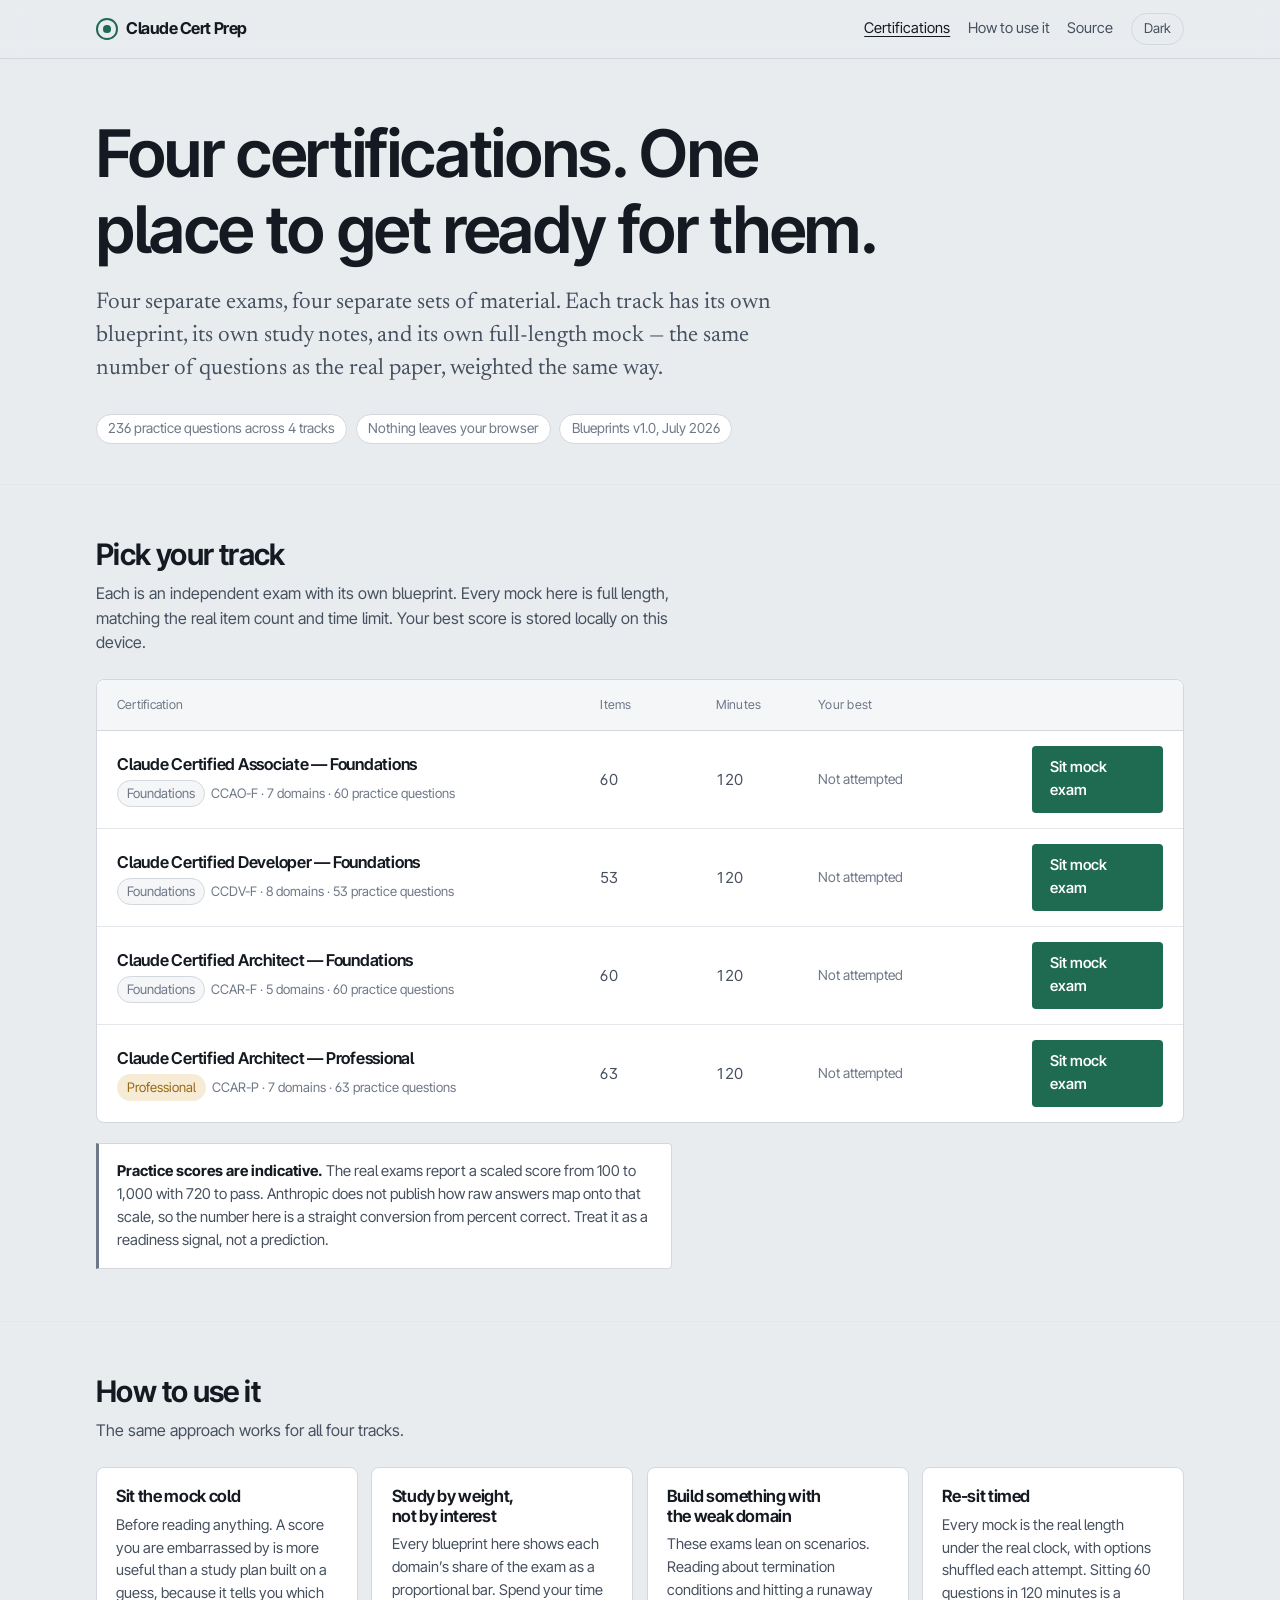
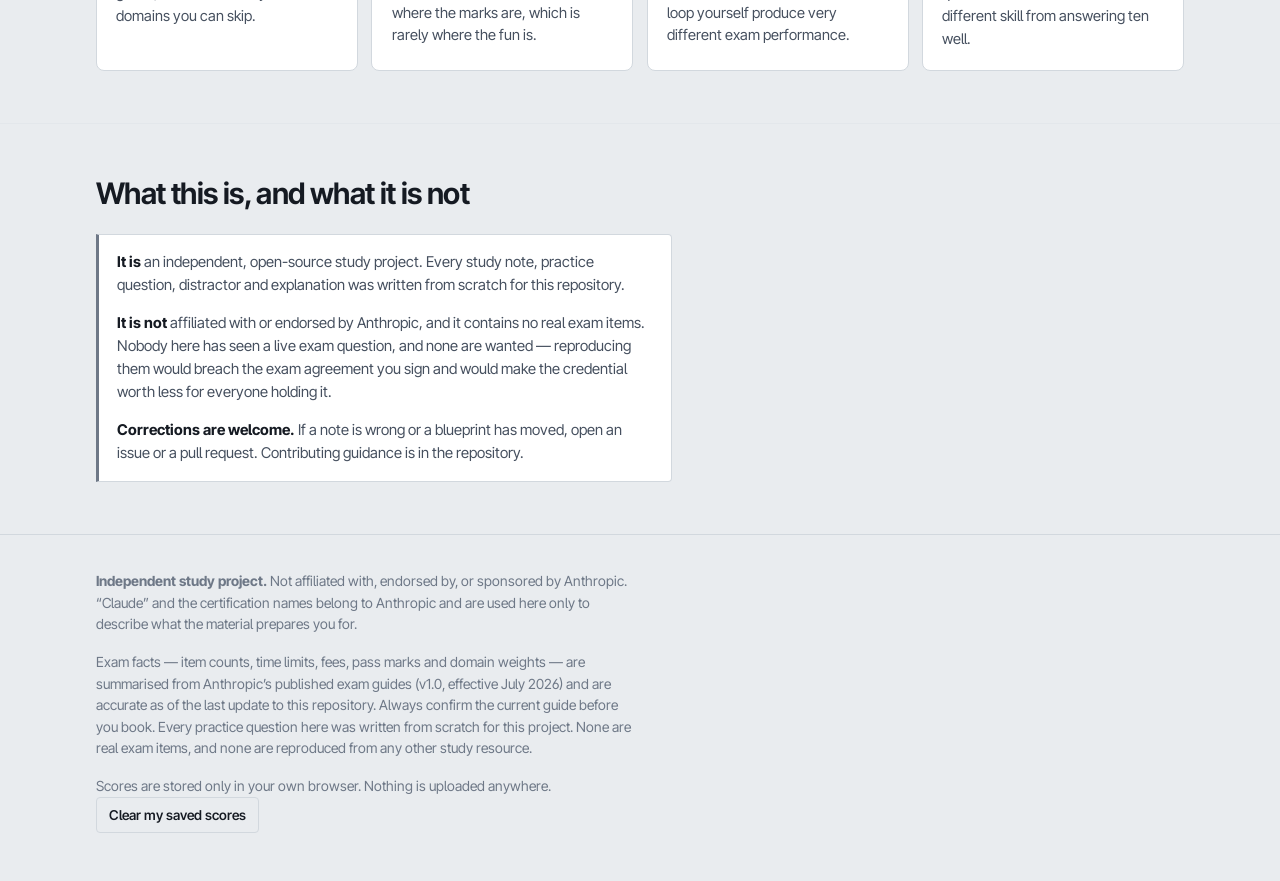
<file: index.html>
<!DOCTYPE html>
<html lang="en">
<head>
<meta charset="utf-8">
<meta name="viewport" content="width=device-width, initial-scale=1, viewport-fit=cover">
<title>Claude Cert Prep — free study guides and mock exams for all four Claude certifications</title>
<meta name="description" content="Open-source study guides and timed mock exams for the four Claude certifications: Associate Foundations, Developer Foundations, Architect Foundations and Architect Professional. Free, no sign-up, nothing stored on a server.">
<link rel="preconnect" href="https://fonts.googleapis.com">
<link rel="preconnect" href="https://fonts.gstatic.com" crossorigin>
<link href="https://fonts.googleapis.com/css2?family=Inter+Tight:wght@400;500;560;600;640;680&family=Newsreader:opsz,wght@6..72,400;6..72,500;6..72,600&family=JetBrains+Mono:wght@400;500&display=swap" rel="stylesheet">
<link rel="stylesheet" href="assets/css/app.css">
</head>
<body>
<a class="skip" href="#main">Skip to content</a>
<header class="masthead" data-masthead></header>

<main id="main">

  <section class="hero">
    <div class="shell">
      <h1>Four certifications. One place to get ready for them.</h1>
      <p class="hero__lede">Four separate exams, four separate sets of material. Each track has its own blueprint, its own study notes, and its own full-length mock &mdash; the same number of questions as the real paper, weighted the same way.</p>
      <div class="hero__meta">
        <span id="stat-questions">Loading question bank</span>
        <span>Nothing leaves your browser</span>
        <span>Blueprints v1.0, July 2026</span>
      </div>
    </div>
  </section>

  <section>
    <div class="shell">
      <div class="sectionhead">
        <h2>Pick your track</h2>
        <p>Each is an independent exam with its own blueprint. Every mock here is full length, matching the real item count and time limit. Your best score is stored locally on this device.</p>
      </div>
      <div class="board" id="board">
        <div class="board__head">
          <div>Certification</div>
          <div>Items</div>
          <div>Minutes</div>
          <div>Your best</div>
          <div><span class="visually-hidden">Actions</span></div>
        </div>
      </div>
      <p class="callout" style="margin-top:1.25rem">
        <strong>Practice scores are indicative.</strong> The real exams report a scaled score from 100 to 1,000 with 720 to pass.
        Anthropic does not publish how raw answers map onto that scale, so the number here is a straight conversion from percent correct. Treat it as a readiness signal, not a prediction.
      </p>
    </div>
  </section>

  <section id="how">
    <div class="shell">
      <div class="sectionhead">
        <h2>How to use it</h2>
        <p>The same approach works for all four tracks.</p>
      </div>
      <div class="cardgrid">
        <div class="card">
          <h3>Sit the mock cold</h3>
          <p>Before reading anything. A score you are embarrassed by is more useful than a study plan built on a guess, because it tells you which domains you can skip.</p>
        </div>
        <div class="card">
          <h3>Study by weight, not by interest</h3>
          <p>Every blueprint here shows each domain&rsquo;s share of the exam as a proportional bar. Spend your time where the marks are, which is rarely where the fun is.</p>
        </div>
        <div class="card">
          <h3>Build something with the weak domain</h3>
          <p>These exams lean on scenarios. Reading about termination conditions and hitting a runaway loop yourself produce very different exam performance.</p>
        </div>
        <div class="card">
          <h3>Re-sit timed</h3>
          <p>Every mock is the real length under the real clock, with options shuffled each attempt. Sitting 60 questions in 120 minutes is a different skill from answering ten well.</p>
        </div>
      </div>
    </div>
  </section>

  <section>
    <div class="shell">
      <div class="sectionhead">
        <h2>What this is, and what it is not</h2>
      </div>
      <div class="callout stack" style="--gap:.9rem">
        <p><strong>It is</strong> an independent, open-source study project. Every study note, practice question, distractor and explanation was written from scratch for this repository.</p>
        <p><strong>It is not</strong> affiliated with or endorsed by Anthropic, and it contains no real exam items. Nobody here has seen a live exam question, and none are wanted — reproducing them would breach the exam agreement you sign and would make the credential worth less for everyone holding it.</p>
        <p><strong>Corrections are welcome.</strong> If a note is wrong or a blueprint has moved, open an issue or a pull request. Contributing guidance is in the repository.</p>
      </div>
    </div>
  </section>

</main>

<footer class="sitefoot" data-sitefoot></footer>

<script src="assets/js/app.js"></script>
<script src="data/ccao-f.js"></script>
<script src="data/ccdv-f.js"></script>
<script src="data/ccar-f.js"></script>
<script src="data/ccar-p.js"></script>
<script src="assets/js/home.js"></script>
</body>
</html>
</file>
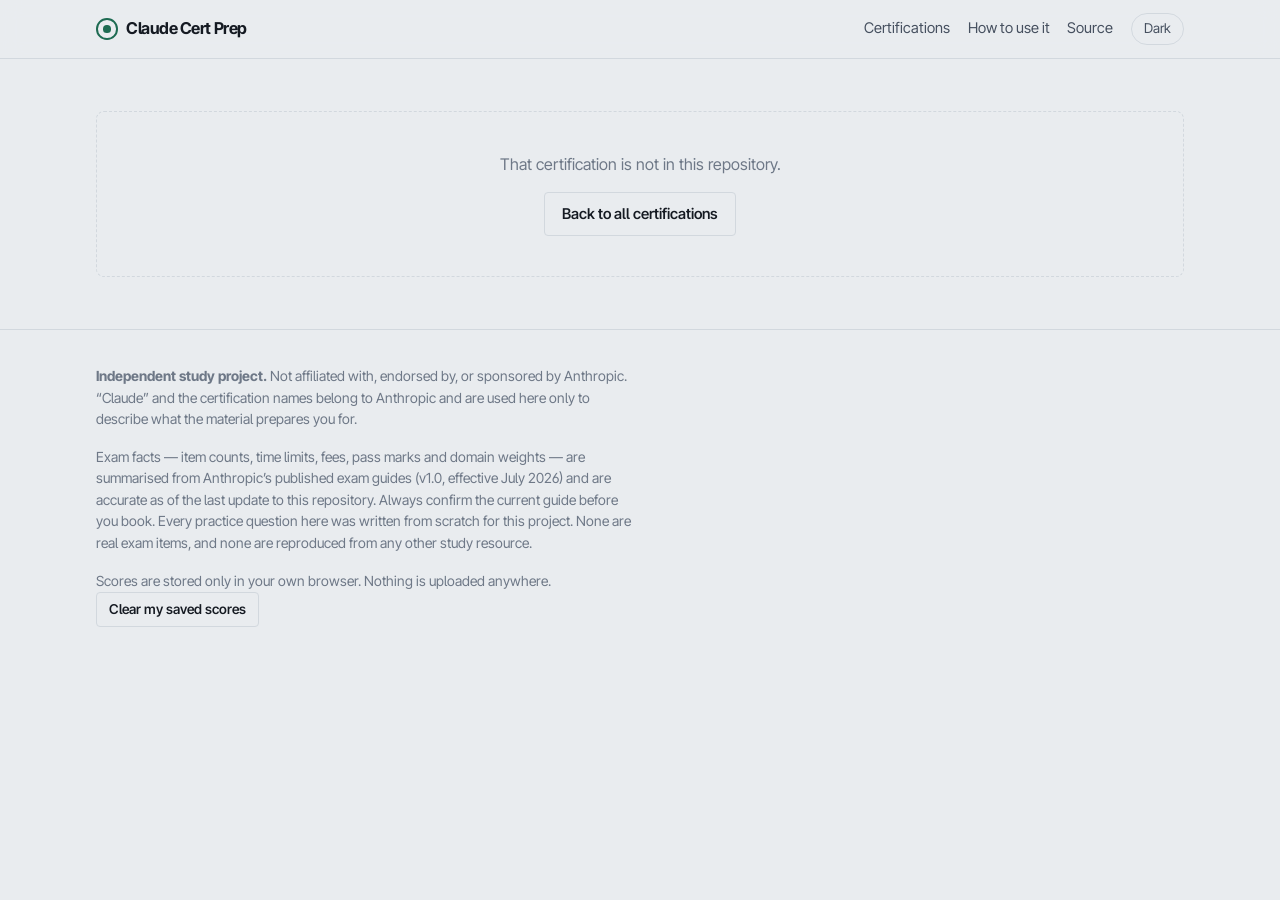
<file: cert.html>
<!DOCTYPE html>
<html lang="en">
<head>
<meta charset="utf-8">
<meta name="viewport" content="width=device-width, initial-scale=1, viewport-fit=cover">
<title>Certification blueprint — Claude Cert Prep</title>
<meta name="description" content="Domain blueprint, weights, study notes and common traps for a Claude certification exam, with a timed mock exam.">
<link rel="preconnect" href="https://fonts.googleapis.com">
<link rel="preconnect" href="https://fonts.gstatic.com" crossorigin>
<link href="https://fonts.googleapis.com/css2?family=Inter+Tight:wght@400;500;560;600;640;680&family=Newsreader:opsz,wght@6..72,400;6..72,500;6..72,600&family=JetBrains+Mono:wght@400;500&display=swap" rel="stylesheet">
<link rel="stylesheet" href="assets/css/app.css">
</head>
<body>
<a class="skip" href="#main">Skip to content</a>
<header class="masthead" data-masthead></header>
<main id="main" data-cert-root></main>
<footer class="sitefoot" data-sitefoot></footer>

<script src="assets/js/app.js"></script>
<script src="data/ccao-f.js"></script>
<script src="data/ccdv-f.js"></script>
<script src="data/ccar-f.js"></script>
<script src="data/ccar-p.js"></script>
<script src="assets/js/cert.js"></script>
</body>
</html>
</file>
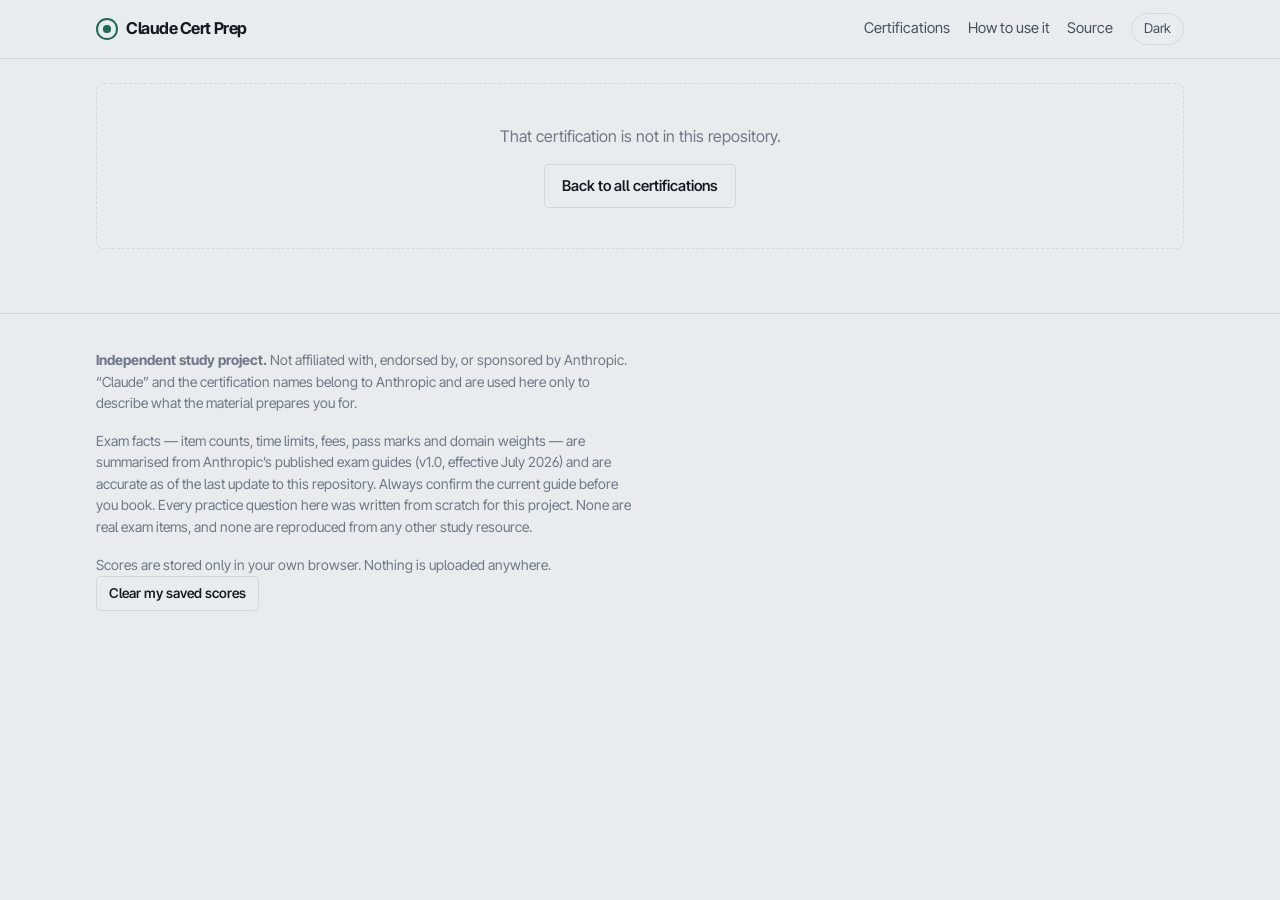
<file: exam.html>
<!DOCTYPE html>
<html lang="en">
<head>
<meta charset="utf-8">
<meta name="viewport" content="width=device-width, initial-scale=1, viewport-fit=cover">
<title>Mock exam — Claude Cert Prep</title>
<meta name="description" content="A timed, weighted mock exam for a Claude certification, with a per-domain score report.">
<link rel="preconnect" href="https://fonts.googleapis.com">
<link rel="preconnect" href="https://fonts.gstatic.com" crossorigin>
<link href="https://fonts.googleapis.com/css2?family=Inter+Tight:wght@400;500;560;600;640;680&family=Newsreader:opsz,wght@6..72,400;6..72,500;6..72,600&family=JetBrains+Mono:wght@400;500&display=swap" rel="stylesheet">
<link rel="stylesheet" href="assets/css/app.css">
</head>
<body>
<a class="skip" href="#main">Skip to content</a>
<header class="masthead" data-masthead></header>
<main id="main" class="exam"><div class="shell" data-exam-root></div></main>
<footer class="sitefoot" data-sitefoot></footer>

<script src="assets/js/app.js"></script>
<script src="data/ccao-f.js"></script>
<script src="data/ccdv-f.js"></script>
<script src="data/ccar-f.js"></script>
<script src="data/ccar-p.js"></script>
<script src="assets/js/exam.js"></script>
</body>
</html>
</file>
<file: assets/css/app.css>
/* ==========================================================================
   Claude Cert Prep — design system
   Palette: cool slate paper, deep ink, pine-green pass signal.
   Type: Inter Tight for interface, Newsreader for question stems and prose.
   ========================================================================== */

:root {
  color-scheme: light dark;

  --paper:      #E9ECEF;
  --surface:    #FFFFFF;
  --surface-2:  #F4F6F8;
  --ink:        #151A22;
  --ink-soft:   #46505F;
  --ink-mute:   #6E7887;
  --rule:       #D2D8DE;
  --rule-soft:  #E3E7EB;

  --pass:       #1E6B52;
  --pass-soft:  #DCEDE5;
  --fail:       #9E3226;
  --fail-soft:  #F6E0DC;
  --warn:       #9A6712;
  --warn-soft:  #F6ECD6;
  --accent:     #1E6B52;
  --accent-ink: #FFFFFF;

  --focus:      #2F6FD0;

  --shell:      68rem;
  --measure:    64ch;
  --radius:     4px;
  --radius-lg:  8px;

  --font-ui: "Inter Tight", "Inter", -apple-system, BlinkMacSystemFont, "Segoe UI", system-ui, sans-serif;
  --font-read: "Newsreader", Georgia, "Times New Roman", serif;
  --font-code: "JetBrains Mono", ui-monospace, SFMono-Regular, Menlo, Consolas, monospace;

  --step-0: 1rem;
  --step-1: 1.15rem;
  --step-2: 1.42rem;
  --step-3: 1.85rem;
  --step-4: 2.45rem;
  --step-5: clamp(2.6rem, 1.6rem + 3.6vw, 4.1rem);
}

@media (prefers-color-scheme: dark) {
  :root:not([data-theme="light"]) {
    --paper:     #12161C;
    --surface:   #1A1F27;
    --surface-2: #222833;
    --ink:       #E8EBEF;
    --ink-soft:  #B2BBC7;
    --ink-mute:  #8792A1;
    --rule:      #333C48;
    --rule-soft: #2A323C;
    --pass:      #63C79E;
    --pass-soft: #1B3730;
    --fail:      #E8887A;
    --fail-soft: #3A211D;
    --warn:      #DDB159;
    --warn-soft: #362B14;
    --accent:    #63C79E;
    --accent-ink:#0F1418;
    --focus:     #7FB0F5;
  }
}

:root[data-theme="dark"] {
  --paper:     #12161C;
  --surface:   #1A1F27;
  --surface-2: #222833;
  --ink:       #E8EBEF;
  --ink-soft:  #B2BBC7;
  --ink-mute:  #8792A1;
  --rule:      #333C48;
  --rule-soft: #2A323C;
  --pass:      #63C79E;
  --pass-soft: #1B3730;
  --fail:      #E8887A;
  --fail-soft: #3A211D;
  --warn:      #DDB159;
  --warn-soft: #362B14;
  --accent:    #63C79E;
  --accent-ink:#0F1418;
  --focus:     #7FB0F5;
}

/* --------------------------------------------------------------- reset -- */

*, *::before, *::after { box-sizing: border-box; }

html {
  -webkit-text-size-adjust: 100%;
  scroll-behavior: smooth;
  scroll-padding-top: calc(4.5rem + env(safe-area-inset-top, 0px));
}

body {
  margin: 0;
  padding-top: env(safe-area-inset-top, 0px);
  padding-bottom: env(safe-area-inset-bottom, 0px);
  background: var(--paper);
  color: var(--ink);
  font-family: var(--font-ui);
  font-size: var(--step-0);
  line-height: 1.55;
  font-feature-settings: "cv05" 1, "ss01" 1;
}

img, svg { max-width: 100%; }

h1, h2, h3, h4 {
  font-family: var(--font-ui);
  font-weight: 640;
  letter-spacing: -0.021em;
  line-height: 1.16;
  margin: 0;
  text-wrap: balance;
}

p { margin: 0 0 1em; }
p:last-child { margin-bottom: 0; }

a { color: inherit; text-decoration-color: var(--rule); text-underline-offset: 3px; }
a:hover { text-decoration-color: currentColor; }

:focus-visible {
  outline: 2px solid var(--focus);
  outline-offset: 2px;
  border-radius: 2px;
}

button { font: inherit; color: inherit; }

.skip {
  position: absolute; left: -9999px;
  background: var(--ink); color: var(--paper);
  padding: .6rem 1rem; z-index: 99;
}
.skip:focus { left: 1rem; top: 1rem; }

.visually-hidden {
  position: absolute; width: 1px; height: 1px;
  overflow: hidden; clip: rect(0 0 0 0); white-space: nowrap;
}

/* -------------------------------------------------------------- layout -- */

.shell {
  width: min(100% - 2.5rem, var(--shell));
  margin-inline: auto;
}

.stack > * + * { margin-top: var(--gap, 1rem); }

section { padding-block: 3.25rem; }
section + section { border-top: 1px solid var(--rule-soft); }

/* ----------------------------------------------------------- site head -- */

.masthead {
  position: sticky; top: env(safe-area-inset-top, 0px);
  z-index: 20;
  background: var(--paper);
  background: color-mix(in srgb, var(--paper) 88%, transparent);
  backdrop-filter: blur(10px);
  border-bottom: 1px solid var(--rule);
}

.masthead__inner {
  display: flex; align-items: center; gap: 1.25rem;
  min-height: 3.6rem;
}

.wordmark {
  font-weight: 680;
  letter-spacing: -0.03em;
  font-size: 1.02rem;
  text-decoration: none;
  display: flex; align-items: center; gap: .55rem;
  margin-right: auto;
}

.wordmark__glyph {
  width: 1.35rem; height: 1.35rem;
  border: 2px solid var(--accent);
  border-radius: 50%;
  display: grid; place-items: center;
  flex: none;
}
.wordmark__glyph::after {
  content: ""; width: .48rem; height: .48rem;
  background: var(--accent); border-radius: 50%;
}

.navlinks {
  display: flex; gap: 1.1rem; align-items: center;
  font-size: .92rem; color: var(--ink-soft);
  flex-wrap: wrap;
}
.navlinks a { text-decoration: none; }
.navlinks a:hover, .navlinks a[aria-current="page"] { color: var(--ink); text-decoration: underline; }

.theme-toggle {
  background: none; border: 1px solid var(--rule);
  border-radius: 999px; padding: .3rem .75rem;
  font-size: .84rem; cursor: pointer; color: var(--ink-soft);
}
.theme-toggle:hover { border-color: var(--ink-mute); color: var(--ink); }

/* ---------------------------------------------------------------- hero -- */

.hero { padding-block: 3.5rem 2.5rem; }

.hero__lede {
  font-family: var(--font-read);
  font-size: var(--step-2);
  line-height: 1.45;
  color: var(--ink-soft);
  max-width: 54ch;
  margin-top: 1.25rem;
}

.hero h1 {
  font-size: var(--step-5);
  font-weight: 620;
  max-width: 22ch;
}

.hero__meta {
  margin-top: 1.75rem;
  display: flex; flex-wrap: wrap; gap: .5rem .55rem;
  font-size: .86rem; color: var(--ink-mute);
}
.hero__meta span {
  border: 1px solid var(--rule);
  border-radius: 999px;
  padding: .22rem .7rem;
  background: var(--surface);
}

/* --------------------------------------------------------- scoreboard -- */

.board {
  background: var(--surface);
  border: 1px solid var(--rule);
  border-radius: var(--radius-lg);
  overflow: hidden;
}

.board__head, .board__row {
  display: grid;
  grid-template-columns: minmax(0, 2.6fr) 6.2rem 5.4rem minmax(0, 1.1fr) 8.2rem;
  gap: 1rem;
  align-items: center;
  padding: .95rem 1.25rem;
}

.board__head {
  font-size: .78rem;
  letter-spacing: .02em;
  color: var(--ink-mute);
  border-bottom: 1px solid var(--rule);
  background: var(--surface-2);
}

.board__row + .board__row { border-top: 1px solid var(--rule-soft); }

.board__name { display: flex; flex-direction: column; gap: .18rem; min-width: 0; }
.board__name strong {
  font-weight: 620; font-size: 1.02rem; letter-spacing: -0.015em;
}
.board__name a { text-decoration: none; }
.board__name a:hover strong { text-decoration: underline; }
.board__name span { font-size: .82rem; color: var(--ink-mute); }

.tier {
  display: inline-block;
  font-size: .74rem;
  padding: .12rem .55rem;
  border-radius: 999px;
  border: 1px solid var(--rule);
  background: var(--surface-2);
  color: var(--ink-soft);
}
.tier[data-tier="Professional"] { background: var(--warn-soft); border-color: transparent; color: var(--warn); }

.board__num { font-variant-numeric: tabular-nums; font-size: .95rem; color: var(--ink-soft); }

.board__best { font-size: .86rem; color: var(--ink-mute); font-variant-numeric: tabular-nums; }
.board__best strong { font-size: 1.05rem; color: var(--ink); font-weight: 620; }
.board__best[data-state="pass"] strong { color: var(--pass); }
.board__best[data-state="fail"] strong { color: var(--fail); }

@media (max-width: 62rem) {
  .board__head { display: none; }
  .board__row {
    grid-template-columns: 1fr auto;
    row-gap: .75rem;
    align-items: start;
  }
  .board__name { grid-column: 1 / -1; }
  .board__num, .board__best { font-size: .84rem; }
  .board__row .btn { grid-column: 1 / -1; justify-content: center; }
}

/* ------------------------------------------------------------- buttons -- */

.btn {
  display: inline-flex; align-items: center; justify-content: center;
  gap: .5rem;
  padding: .58rem 1.05rem;
  border-radius: var(--radius);
  border: 1px solid transparent;
  background: var(--accent);
  color: var(--accent-ink);
  font-weight: 560;
  font-size: .93rem;
  text-decoration: none;
  cursor: pointer;
  transition: filter .12s ease;
}
.btn:hover { filter: brightness(1.08); }
.btn[disabled] { opacity: .45; cursor: not-allowed; filter: none; }

.btn--quiet {
  background: transparent;
  border-color: var(--rule);
  color: var(--ink);
}
.btn--quiet:hover { border-color: var(--ink-mute); filter: none; background: var(--surface-2); }

.btn--small { padding: .38rem .75rem; font-size: .85rem; }

.btnrow { display: flex; flex-wrap: wrap; gap: .6rem; }

/* --------------------------------------------------------- weight bars -- */

.weightbar {
  display: flex; width: 100%; height: 2.6rem;
  border-radius: var(--radius);
  overflow: hidden;
  border: 1px solid var(--rule);
  background: var(--surface);
}

.weightbar__seg {
  border: 0; padding: 0; margin: 0;
  display: grid; place-items: center;
  font-size: .78rem; font-weight: 600;
  font-variant-numeric: tabular-nums;
  color: var(--accent-ink);
  background: var(--accent);
  cursor: pointer;
  min-width: 0;
  border-right: 1px solid var(--paper);
  border-right: 1px solid color-mix(in srgb, var(--paper) 55%, transparent);
  transition: filter .12s ease;
}
.weightbar__seg:last-child { border-right: 0; }
.weightbar__seg:hover, .weightbar__seg[aria-current="true"] { filter: brightness(1.22) saturate(1.2); }
.weightbar__seg span { overflow: hidden; text-overflow: ellipsis; white-space: nowrap; padding-inline: .2rem; }

.weightkey {
  display: flex; flex-wrap: wrap; gap: .35rem .9rem;
  margin-top: .75rem; font-size: .84rem; color: var(--ink-soft);
}
.weightkey li { display: flex; align-items: center; gap: .4rem; list-style: none; }
.weightkey i {
  width: .7rem; height: .7rem; border-radius: 2px; flex: none;
  background: var(--accent);
}

/* -------------------------------------------------------------- domain -- */

.domain {
  background: var(--surface);
  border: 1px solid var(--rule);
  border-radius: var(--radius-lg);
  overflow: hidden;
}
.domain + .domain { margin-top: .85rem; }

.domain__summary {
  display: flex; align-items: baseline; gap: .9rem;
  padding: 1.05rem 1.25rem;
  cursor: pointer;
  list-style: none;
}
.domain__summary::-webkit-details-marker { display: none; }
.domain__summary:hover { background: var(--surface-2); }

.domain__idx {
  font-variant-numeric: tabular-nums;
  font-size: .8rem; color: var(--ink-mute);
  flex: none; width: 4.4rem;
}
.domain__title { font-weight: 600; font-size: 1.05rem; flex: 1; letter-spacing: -0.015em; }
.domain__pct {
  font-variant-numeric: tabular-nums;
  font-weight: 620; color: var(--accent);
  flex: none;
}

.domain__body {
  padding: 0 1.25rem 1.35rem;
  border-top: 1px solid var(--rule-soft);
  padding-top: 1.1rem;
}

.domain__body h4 {
  font-size: .8rem; color: var(--ink-mute);
  font-weight: 600; margin-bottom: .5rem;
}
.domain__body h4 + * { margin-top: 0; }

.objectives { margin: 0 0 1.4rem; padding-left: 1.15rem; color: var(--ink-soft); }
.objectives li { margin-bottom: .3rem; }

.note {
  font-family: var(--font-read);
  font-size: 1.06rem;
  line-height: 1.62;
  max-width: var(--measure);
  color: var(--ink);
}
.note + .note { margin-top: 1rem; }
.note strong { font-weight: 600; }

.trap {
  border-left: 3px solid var(--warn);
  background: var(--warn-soft);
  padding: .85rem 1rem;
  border-radius: 0 var(--radius) var(--radius) 0;
  margin-top: 1.1rem;
  font-size: .95rem;
  max-width: var(--measure);
}
.trap b { color: var(--warn); }

.terms { display: flex; flex-wrap: wrap; gap: .4rem; margin-top: 1.2rem; }
.terms code {
  font-family: var(--font-code);
  font-size: .8rem;
  background: var(--surface-2);
  border: 1px solid var(--rule-soft);
  border-radius: var(--radius);
  padding: .2rem .5rem;
}

/* ---------------------------------------------------------- fact table -- */

.facts {
  display: grid;
  grid-template-columns: repeat(auto-fit, minmax(10rem, 1fr));
  gap: 1px;
  background: var(--rule);
  border: 1px solid var(--rule);
  border-radius: var(--radius-lg);
  overflow: hidden;
}
.facts div { background: var(--surface); padding: .9rem 1.1rem; }
.facts dt { font-size: .78rem; color: var(--ink-mute); margin-bottom: .2rem; }
.facts dd { margin: 0; font-weight: 600; font-size: 1.02rem; font-variant-numeric: tabular-nums; }

/* ---------------------------------------------------------------- exam -- */

.exam { padding-block: 1.5rem 4rem; }

.exambar {
  position: sticky; top: calc(3.6rem + env(safe-area-inset-top, 0px));
  z-index: 10;
  background: var(--surface);
  border: 1px solid var(--rule);
  border-radius: var(--radius-lg);
  padding: .7rem 1.1rem;
  display: flex; align-items: center; gap: 1rem; flex-wrap: wrap;
  margin-bottom: 1.5rem;
}
.exambar__count { font-weight: 620; font-variant-numeric: tabular-nums; }
.exambar__timer {
  font-family: var(--font-code);
  font-size: 1.02rem;
  font-variant-numeric: tabular-nums;
  margin-left: auto;
  padding: .15rem .55rem;
  border-radius: var(--radius);
  background: var(--surface-2);
}
.exambar__timer[data-low="true"] { background: var(--fail-soft); color: var(--fail); }

.progress {
  flex-basis: 100%;
  height: 4px; border-radius: 999px;
  background: var(--rule-soft);
  overflow: hidden;
}
.progress i { display: block; height: 100%; background: var(--accent); transition: width .2s ease; }

.qcard {
  background: var(--surface);
  border: 1px solid var(--rule);
  border-radius: var(--radius-lg);
  padding: 1.6rem 1.5rem;
}

.qcard__meta {
  display: flex; gap: .6rem; align-items: center; flex-wrap: wrap;
  font-size: .8rem; color: var(--ink-mute);
  margin-bottom: 1rem;
}
.qcard__meta b {
  font-weight: 560; color: var(--ink-soft);
  background: var(--surface-2); border: 1px solid var(--rule-soft);
  border-radius: 999px; padding: .15rem .6rem;
}

.qstem {
  font-family: var(--font-read);
  font-size: 1.18rem;
  line-height: 1.55;
  max-width: var(--measure);
  margin-bottom: .4rem;
}

.qhint { font-size: .87rem; color: var(--ink-mute); margin-bottom: 1.2rem; }

.opts { display: grid; gap: .55rem; margin: 0; padding: 0; border: 0; }

.opt {
  display: flex; gap: .8rem; align-items: flex-start;
  border: 1px solid var(--rule);
  border-radius: var(--radius);
  padding: .8rem .95rem;
  cursor: pointer;
  background: var(--surface);
  max-width: var(--measure);
  transition: border-color .12s ease, background .12s ease;
}
.opt:hover { border-color: var(--ink-mute); }
.opt input { margin: .28rem 0 0; flex: none; accent-color: var(--accent); }
.opt__text { flex: 1; }

.opt[data-state="chosen"] {
  border-color: var(--accent);
  box-shadow: inset 3px 0 0 var(--accent);
  background: var(--surface-2);
  background: color-mix(in srgb, var(--accent) 7%, var(--surface));
}
.opt[data-state="right"] { border-color: var(--pass); background: var(--pass-soft); }
.opt[data-state="wrong"] { border-color: var(--fail); background: var(--fail-soft); }
.opt[data-state="missed"] { border-color: var(--pass); border-style: dashed; }
.opt[data-locked="true"] { cursor: default; }

.verdict {
  margin-top: 1.3rem;
  border-top: 1px solid var(--rule-soft);
  padding-top: 1.1rem;
  max-width: var(--measure);
}
.verdict__label { font-weight: 640; margin-bottom: .35rem; }
.verdict[data-ok="true"] .verdict__label { color: var(--pass); }
.verdict[data-ok="false"] .verdict__label { color: var(--fail); }
.verdict p { font-family: var(--font-read); font-size: 1.02rem; line-height: 1.6; color: var(--ink-soft); }

.qnav { display: flex; gap: .6rem; margin-top: 1.5rem; flex-wrap: wrap; align-items: center; }
.qnav .spacer { margin-left: auto; }

/* -------------------------------------------------------------- report -- */

.scorehero {
  background: var(--surface);
  border: 1px solid var(--rule);
  border-radius: var(--radius-lg);
  padding: 2.2rem 1.75rem;
  text-align: center;
}
.scorehero__num {
  font-size: var(--step-5);
  font-weight: 660;
  font-variant-numeric: tabular-nums;
  line-height: 1;
  letter-spacing: -0.04em;
}
.scorehero[data-pass="true"] .scorehero__num { color: var(--pass); }
.scorehero[data-pass="false"] .scorehero__num { color: var(--fail); }
.scorehero__verdict {
  margin-top: .75rem; font-size: 1.1rem; font-weight: 600;
}
.scorehero__sub { color: var(--ink-mute); font-size: .9rem; margin-top: .5rem; }

.meter {
  position: relative;
  height: 10px; border-radius: 999px;
  background: var(--rule-soft);
  margin: 1.75rem auto 0;
  max-width: 34rem; overflow: visible;
}
.meter i { display: block; height: 100%; border-radius: 999px; background: var(--pass); }
.scorehero[data-pass="false"] .meter i { background: var(--fail); }
.meter b {
  position: absolute; top: -7px; bottom: -7px;
  width: 2px; background: var(--ink);
}
.meter b::after {
  content: "720 to pass";
  position: absolute; top: calc(100% + 6px); left: 50%;
  transform: translateX(-50%);
  font-size: .72rem; font-weight: 500; color: var(--ink-mute);
  white-space: nowrap;
}

.breakdown { margin-top: 3rem; display: grid; gap: .7rem; }

.brow {
  display: grid;
  grid-template-columns: minmax(0, 1fr) 7rem 3.6rem;
  gap: 1rem; align-items: center;
  background: var(--surface);
  border: 1px solid var(--rule);
  border-radius: var(--radius);
  padding: .8rem 1rem;
}
.brow__name { font-size: .95rem; min-width: 0; }
.brow__name small { display: block; color: var(--ink-mute); font-size: .78rem; }
.brow__track { height: 7px; border-radius: 999px; background: var(--rule-soft); overflow: hidden; }
.brow__track i { display: block; height: 100%; background: var(--accent); }
.brow[data-band="weak"] .brow__track i { background: var(--fail); }
.brow[data-band="mid"]  .brow__track i { background: var(--warn); }
.brow[data-band="ok"]   .brow__track i { background: var(--pass); }
.brow__pct { text-align: right; font-variant-numeric: tabular-nums; font-weight: 600; }

@media (max-width: 40rem) {
  .brow { grid-template-columns: 1fr 3.4rem; }
  .brow__track { grid-column: 1 / -1; }
}

/* --------------------------------------------------------------- setup -- */

.setup {
  background: var(--surface);
  border: 1px solid var(--rule);
  border-radius: var(--radius-lg);
  padding: 1.6rem 1.5rem;
  max-width: 34rem;
}
.setup h2 { font-size: var(--step-2); margin-bottom: .5rem; }
.setup__field { margin-top: 1.4rem; }
.setup__field > span { display: block; font-size: .85rem; color: var(--ink-mute); margin-bottom: .5rem; }

.segmented { display: flex; gap: .4rem; flex-wrap: wrap; }
.segmented label {
  display: inline-flex; align-items: center; gap: .45rem;
  border: 1px solid var(--rule); border-radius: var(--radius);
  padding: .45rem .85rem; cursor: pointer; font-size: .9rem;
  background: var(--surface);
}
.segmented label:hover { border-color: var(--ink-mute); }
.segmented input { margin: 0; accent-color: var(--accent); }
/* Progressive enhancement: where :has() is supported the whole chip
   highlights. Where it is not, the radio itself still shows the choice. */
.segmented label:has(input:checked) {
  border-color: var(--accent);
  background: var(--pass-soft);
  font-weight: 560;
}

/* --------------------------------------------------------------- misc -- */

.callout {
  border: 1px solid var(--rule);
  border-left: 3px solid var(--ink-mute);
  background: var(--surface);
  border-radius: 0 var(--radius) var(--radius) 0;
  padding: 1rem 1.15rem;
  font-size: .93rem;
  color: var(--ink-soft);
  max-width: var(--measure);
}
.callout strong { color: var(--ink); }

.sectionhead { margin-bottom: 1.5rem; max-width: var(--measure); }
.sectionhead h2 { font-size: var(--step-3); }
.sectionhead p { margin-top: .6rem; color: var(--ink-soft); }

.cardgrid {
  display: grid; gap: .85rem;
  grid-template-columns: repeat(auto-fit, minmax(15rem, 1fr));
}
.card {
  background: var(--surface); border: 1px solid var(--rule);
  border-radius: var(--radius-lg); padding: 1.2rem;
}
.card h3 { font-size: 1.05rem; margin-bottom: .45rem; }
.card p { font-size: .92rem; color: var(--ink-soft); }

.sitefoot {
  border-top: 1px solid var(--rule);
  padding-block: 2.25rem 3rem;
  font-size: .87rem;
  color: var(--ink-mute);
}
.sitefoot p { max-width: 68ch; }
.sitefoot a { color: var(--ink-soft); }

.empty {
  border: 1px dashed var(--rule);
  border-radius: var(--radius-lg);
  padding: 2.5rem 1.5rem;
  text-align: center;
  color: var(--ink-mute);
}

@media (prefers-reduced-motion: reduce) {
  *, *::before, *::after {
    animation-duration: .001ms !important;
    transition-duration: .001ms !important;
    scroll-behavior: auto !important;
  }
}

@media print {
  .masthead, .exambar, .qnav, .btnrow, .theme-toggle { display: none !important; }
  body { background: #fff; }
}
</file>
